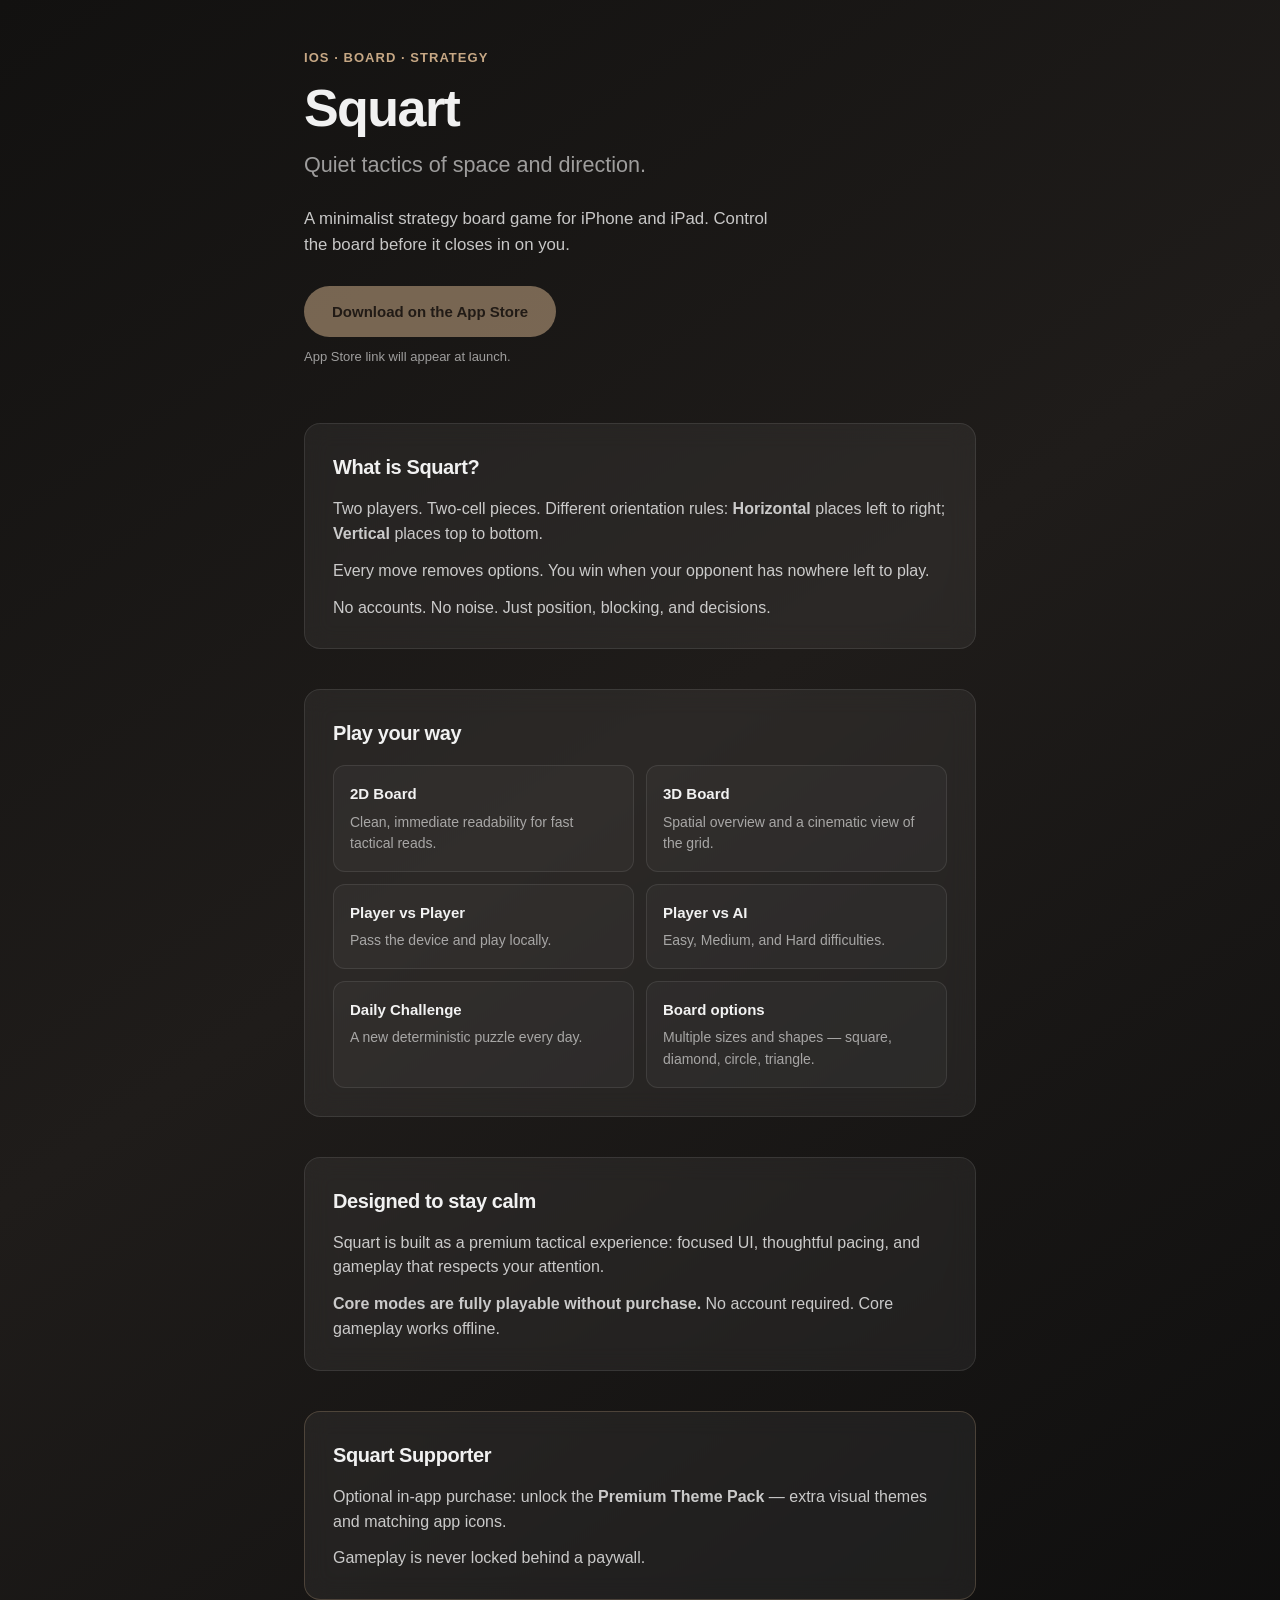
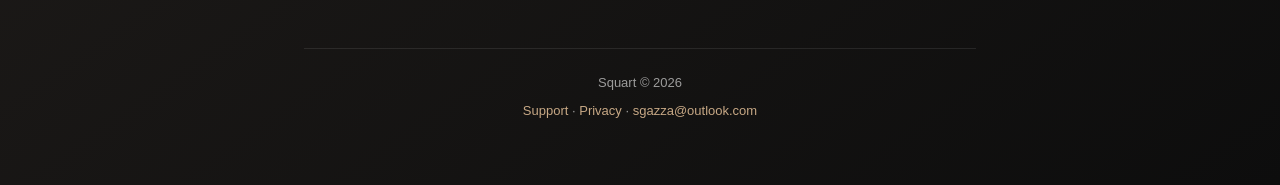
<file: index.html>
<!DOCTYPE html>
<html lang="en">
<head>
  <meta charset="utf-8">
  <meta name="viewport" content="width=device-width, initial-scale=1">
  <title>Squart — Quiet Tactical Board Game for iPhone &amp; iPad</title>
  <meta name="description" content="Place two-cell pieces, deny space, and outlast your opponent. 2D and 3D boards, local PvP, AI, and a daily challenge. Calm strategy, no clutter.">
  <meta name="theme-color" content="#121110">
  <link rel="canonical" href="https://sgazz.github.io/SquartiOS/">
  <meta property="og:url" content="https://sgazz.github.io/SquartiOS/">
  <meta property="og:title" content="Squart — Quiet Tactical Board Game">
  <meta property="og:description" content="Place two-cell pieces, deny space, and outlast your opponent. 2D and 3D boards, local PvP, AI, and a daily challenge.">
  <link rel="stylesheet" href="site.css">
  <style>
    header { margin-bottom: 56px; }
    h1 {
      font-size: clamp(2.4rem, 8vw, 3.25rem);
      line-height: 1.08;
      margin-bottom: 12px;
    }
    section { margin-bottom: 40px; }
    .cta[aria-disabled="true"] {
      pointer-events: none;
      opacity: 0.55;
      cursor: default;
    }
    footer { margin-top: 48px; }
  </style>
</head>
<body>
  <main class="wrap">
    <header>
      <p class="eyebrow">iOS · Board · Strategy</p>
      <h1>Squart</h1>
      <p class="tagline">Quiet tactics of space and direction.</p>
      <p class="hero-copy">
        A minimalist strategy board game for iPhone and iPad.
        Control the board before it closes in on you.
      </p>
      <!-- Replace href when the App Store listing is live -->
      <a id="app-store-link" class="cta" href="#" aria-disabled="true">Download on the App Store</a>
      <span class="cta-note">App Store link will appear at launch.</span>
    </header>

    <section id="about">
      <h2>What is Squart?</h2>
      <p>
        Two players. Two-cell pieces. Different orientation rules:
        <strong>Horizontal</strong> places left to right;
        <strong>Vertical</strong> places top to bottom.
      </p>
      <p>
        Every move removes options. You win when your opponent has nowhere left to play.
      </p>
      <p>No accounts. No noise. Just position, blocking, and decisions.</p>
    </section>

    <section id="features">
      <h2>Play your way</h2>
      <div class="grid">
        <div class="card">
          <h3>2D Board</h3>
          <p>Clean, immediate readability for fast tactical reads.</p>
        </div>
        <div class="card">
          <h3>3D Board</h3>
          <p>Spatial overview and a cinematic view of the grid.</p>
        </div>
        <div class="card">
          <h3>Player vs Player</h3>
          <p>Pass the device and play locally.</p>
        </div>
        <div class="card">
          <h3>Player vs AI</h3>
          <p>Easy, Medium, and Hard difficulties.</p>
        </div>
        <div class="card">
          <h3>Daily Challenge</h3>
          <p>A new deterministic puzzle every day.</p>
        </div>
        <div class="card">
          <h3>Board options</h3>
          <p>Multiple sizes and shapes — square, diamond, circle, triangle.</p>
        </div>
      </div>
    </section>

    <section id="calm">
      <h2>Designed to stay calm</h2>
      <p>
        Squart is built as a premium tactical experience: focused UI, thoughtful pacing,
        and gameplay that respects your attention.
      </p>
      <p><strong>Core modes are fully playable without purchase.</strong> No account required. Core gameplay works offline.</p>
    </section>

    <section id="supporter" class="supporter">
      <h2>Squart Supporter</h2>
      <p>
        Optional in-app purchase: unlock the <strong>Premium Theme Pack</strong> —
        extra visual themes and matching app icons.
      </p>
      <p>Gameplay is never locked behind a paywall.</p>
    </section>

    <footer>
      <p>Squart &copy; <span id="year"></span></p>
      <p>
        <a href="support/">Support</a>
        ·
        <a href="privacy/">Privacy</a>
        ·
        <a id="contact-email" href="mailto:sgazza@outlook.com">Contact</a>
      </p>
    </footer>
  </main>
  <script>
    document.getElementById("year").textContent = new Date().getFullYear();

    const SUPPORT_EMAIL = "sgazza@outlook.com";
    document.getElementById("contact-email").href = "mailto:" + SUPPORT_EMAIL;
    document.getElementById("contact-email").textContent = SUPPORT_EMAIL;

    // Set your App Store URL when available, e.g.:
    // const APP_STORE_URL = "https://apps.apple.com/app/idXXXXXXXXX";
    const APP_STORE_URL = "";

    const link = document.getElementById("app-store-link");
    const note = document.querySelector(".cta-note");
    if (APP_STORE_URL) {
      link.href = APP_STORE_URL;
      link.removeAttribute("aria-disabled");
      note.textContent = "Available on the App Store.";
    }
  </script>
</body>
</html>
</file>
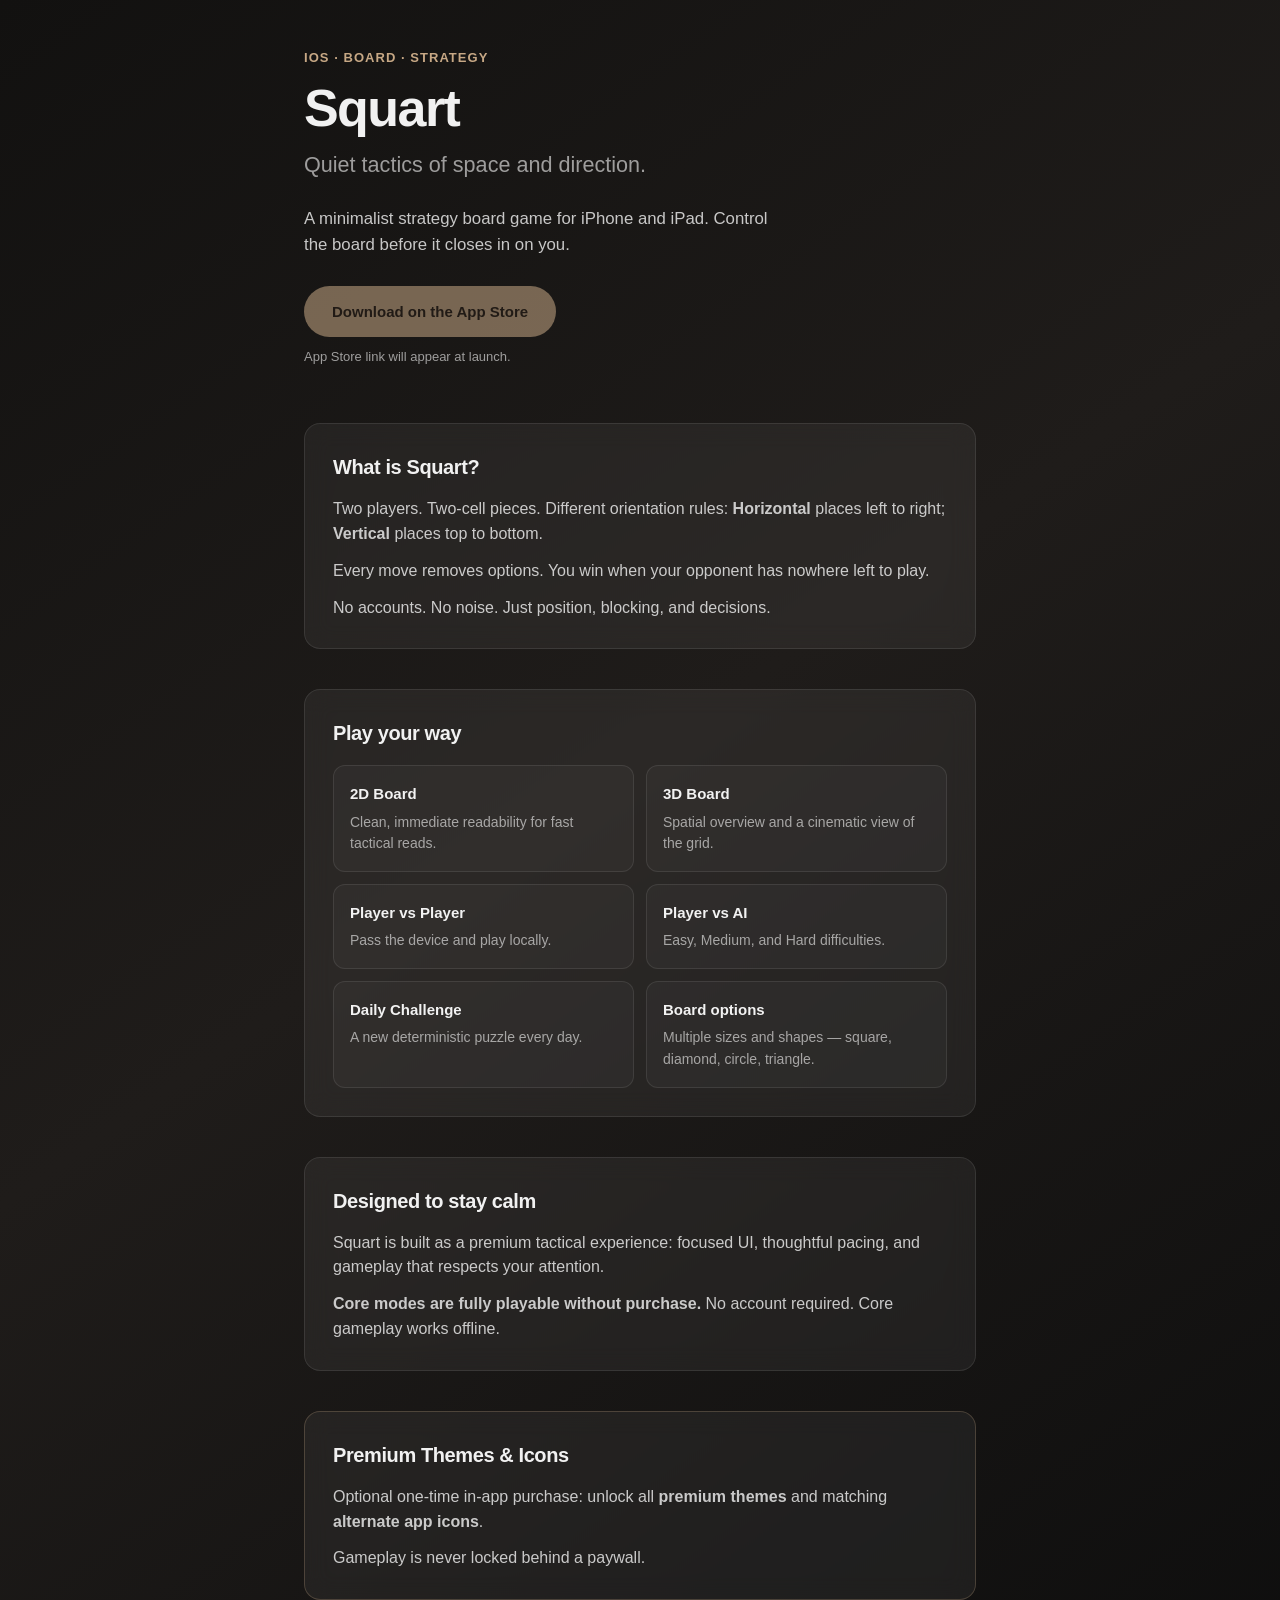
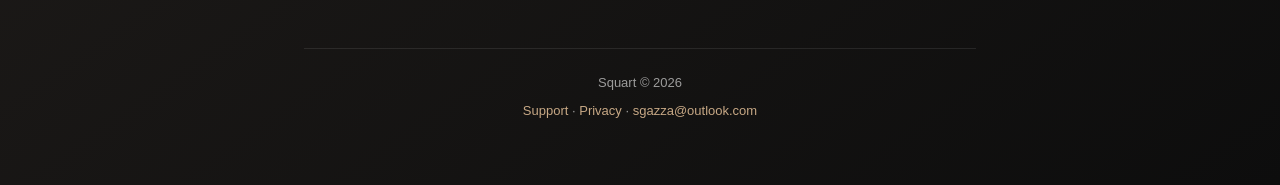
<file: marketing/index.html>
<!DOCTYPE html>
<html lang="en">
<head>
  <meta charset="utf-8">
  <meta name="viewport" content="width=device-width, initial-scale=1">
  <title>Squart — Quiet Tactical Board Game for iPhone &amp; iPad</title>
  <meta name="description" content="Place two-cell pieces, deny space, and outlast your opponent. 2D and 3D boards, local PvP, AI, and a daily challenge. Calm strategy, no clutter.">
  <meta name="theme-color" content="#121110">
  <link rel="canonical" href="https://sgazz.github.io/SquartiOS/">
  <meta property="og:url" content="https://sgazz.github.io/SquartiOS/">
  <meta property="og:title" content="Squart — Quiet Tactical Board Game">
  <meta property="og:description" content="Place two-cell pieces, deny space, and outlast your opponent. 2D and 3D boards, local PvP, AI, and a daily challenge.">
  <link rel="stylesheet" href="site.css">
  <style>
    header { margin-bottom: 56px; }
    h1 {
      font-size: clamp(2.4rem, 8vw, 3.25rem);
      line-height: 1.08;
      margin-bottom: 12px;
    }
    section { margin-bottom: 40px; }
    .cta[aria-disabled="true"] {
      pointer-events: none;
      opacity: 0.55;
      cursor: default;
    }
    footer { margin-top: 48px; }
  </style>
</head>
<body>
  <main class="wrap">
    <header>
      <p class="eyebrow">iOS · Board · Strategy</p>
      <h1>Squart</h1>
      <p class="tagline">Quiet tactics of space and direction.</p>
      <p class="hero-copy">
        A minimalist strategy board game for iPhone and iPad.
        Control the board before it closes in on you.
      </p>
      <!-- Replace href when the App Store listing is live -->
      <a id="app-store-link" class="cta" href="#" aria-disabled="true">Download on the App Store</a>
      <span class="cta-note">App Store link will appear at launch.</span>
    </header>

    <section id="about">
      <h2>What is Squart?</h2>
      <p>
        Two players. Two-cell pieces. Different orientation rules:
        <strong>Horizontal</strong> places left to right;
        <strong>Vertical</strong> places top to bottom.
      </p>
      <p>
        Every move removes options. You win when your opponent has nowhere left to play.
      </p>
      <p>No accounts. No noise. Just position, blocking, and decisions.</p>
    </section>

    <section id="features">
      <h2>Play your way</h2>
      <div class="grid">
        <div class="card">
          <h3>2D Board</h3>
          <p>Clean, immediate readability for fast tactical reads.</p>
        </div>
        <div class="card">
          <h3>3D Board</h3>
          <p>Spatial overview and a cinematic view of the grid.</p>
        </div>
        <div class="card">
          <h3>Player vs Player</h3>
          <p>Pass the device and play locally.</p>
        </div>
        <div class="card">
          <h3>Player vs AI</h3>
          <p>Easy, Medium, and Hard difficulties.</p>
        </div>
        <div class="card">
          <h3>Daily Challenge</h3>
          <p>A new deterministic puzzle every day.</p>
        </div>
        <div class="card">
          <h3>Board options</h3>
          <p>Multiple sizes and shapes — square, diamond, circle, triangle.</p>
        </div>
      </div>
    </section>

    <section id="calm">
      <h2>Designed to stay calm</h2>
      <p>
        Squart is built as a premium tactical experience: focused UI, thoughtful pacing,
        and gameplay that respects your attention.
      </p>
      <p><strong>Core modes are fully playable without purchase.</strong> No account required. Core gameplay works offline.</p>
    </section>

    <section id="premium" class="premium">
      <h2>Premium Themes &amp; Icons</h2>
      <p>
        Optional one-time in-app purchase: unlock all <strong>premium themes</strong>
        and matching <strong>alternate app icons</strong>.
      </p>
      <p>Gameplay is never locked behind a paywall.</p>
    </section>

    <footer>
      <p>Squart &copy; <span id="year"></span></p>
      <p>
        <a href="support/">Support</a>
        ·
        <a href="privacy/">Privacy</a>
        ·
        <a id="contact-email" href="mailto:sgazza@outlook.com">Contact</a>
      </p>
    </footer>
  </main>
  <script>
    document.getElementById("year").textContent = new Date().getFullYear();

    const SUPPORT_EMAIL = "sgazza@outlook.com";
    document.getElementById("contact-email").href = "mailto:" + SUPPORT_EMAIL;
    document.getElementById("contact-email").textContent = SUPPORT_EMAIL;

    // Set your App Store URL when available, e.g.:
    // const APP_STORE_URL = "https://apps.apple.com/app/idXXXXXXXXX";
    const APP_STORE_URL = "";

    const link = document.getElementById("app-store-link");
    const note = document.querySelector(".cta-note");
    if (APP_STORE_URL) {
      link.href = APP_STORE_URL;
      link.removeAttribute("aria-disabled");
      note.textContent = "Available on the App Store.";
    }
  </script>
</body>
</html>
</file>
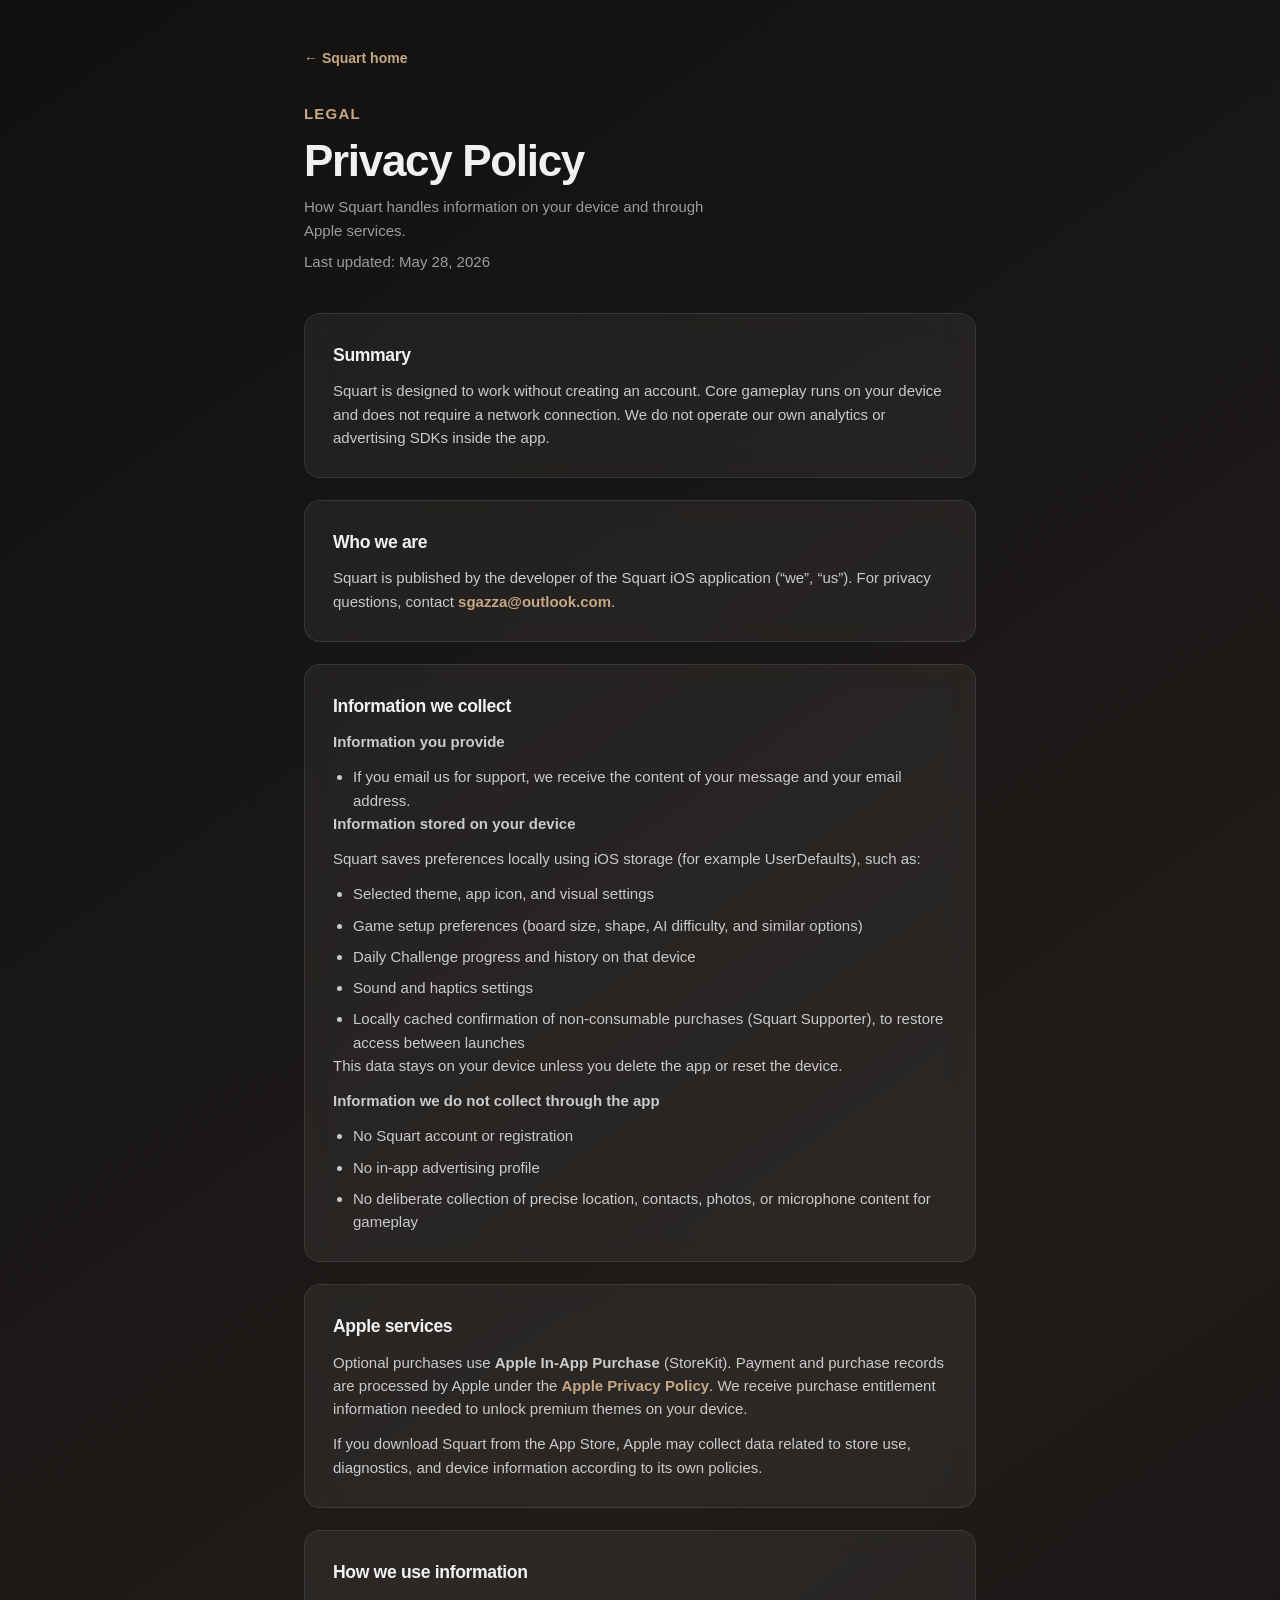
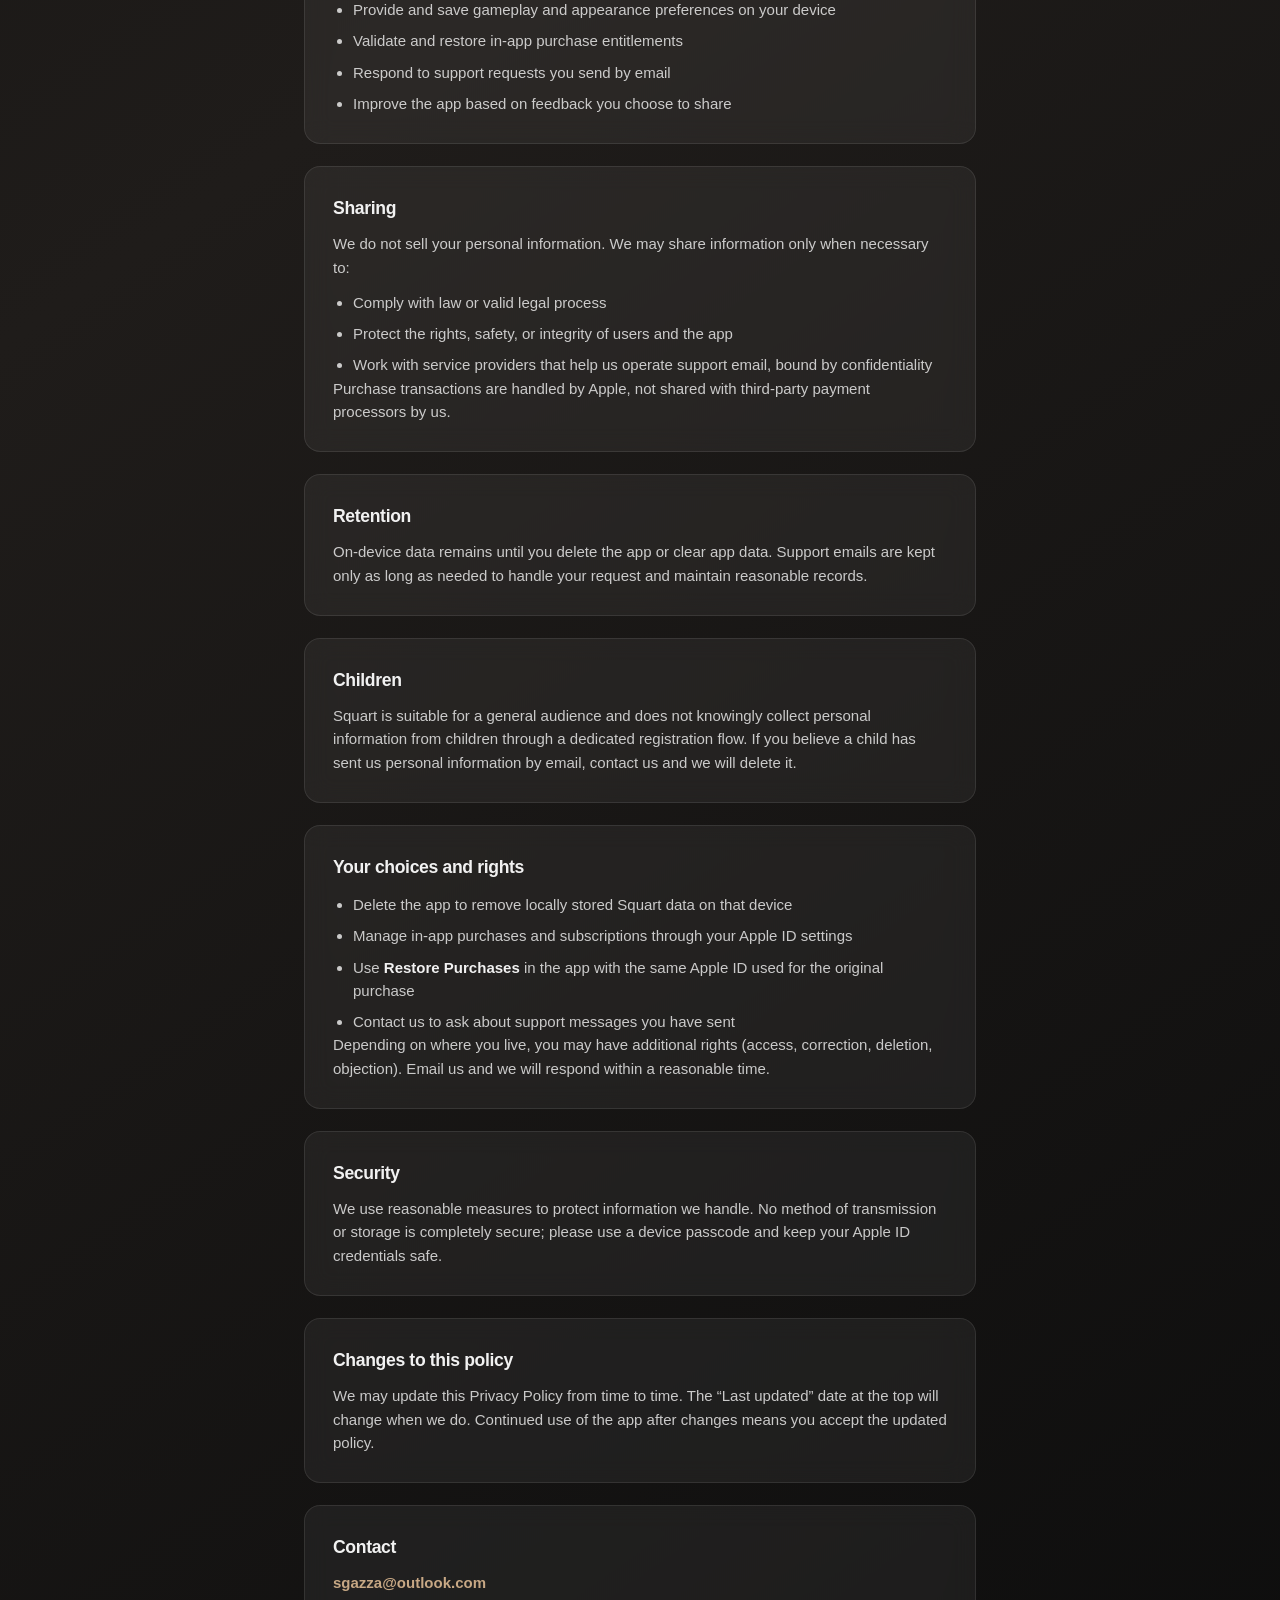
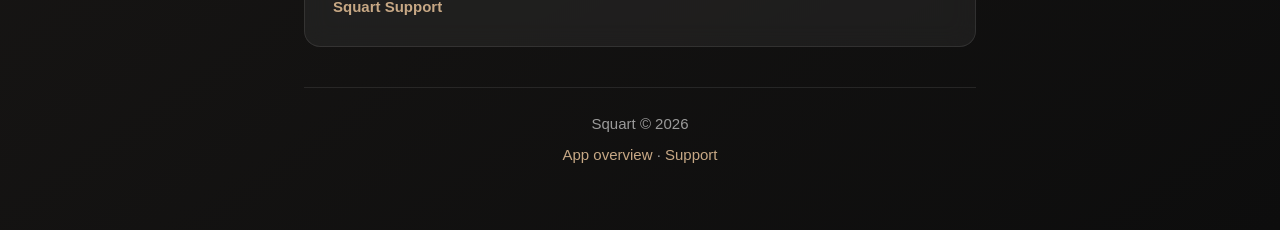
<file: privacy/index.html>
<!DOCTYPE html>
<html lang="en">
<head>
  <meta charset="utf-8">
  <meta name="viewport" content="width=device-width, initial-scale=1">
  <title>Squart Privacy Policy</title>
  <meta name="description" content="Privacy Policy for the Squart iOS board game.">
  <meta name="theme-color" content="#121110">
  <link rel="canonical" href="https://sgazz.github.io/SquartiOS/privacy/">
  <link rel="stylesheet" href="../site.css">
  <style>
    .legal section { margin-bottom: 22px; }
    .legal h2 { font-size: 1.1rem; margin-bottom: 10px; }
    .legal p, .legal li { font-size: 15px; }
    .updated { font-size: 13px; color: var(--muted); margin-top: 8px; }
  </style>
</head>
<body>
  <main class="wrap legal">
    <nav class="top-nav" aria-label="Site">
      <a href="../">← Squart home</a>
    </nav>

    <header>
      <p class="eyebrow">Legal</p>
      <h1>Privacy Policy</h1>
      <p class="lead">How Squart handles information on your device and through Apple services.</p>
      <p class="updated">Last updated: <time id="updated">May 28, 2026</time></p>
    </header>

    <section id="summary">
      <h2>Summary</h2>
      <p>
        Squart is designed to work without creating an account. Core gameplay runs on your device
        and does not require a network connection. We do not operate our own analytics or advertising
        SDKs inside the app.
      </p>
    </section>

    <section id="controller">
      <h2>Who we are</h2>
      <p>
        Squart is published by the developer of the Squart iOS application (“we”, “us”).
        For privacy questions, contact
        <a class="inline" id="privacy-email" href="mailto:sgazza@outlook.com">sgazza@outlook.com</a>.
      </p>
    </section>

    <section id="collect">
      <h2>Information we collect</h2>
      <p><strong>Information you provide</strong></p>
      <ul>
        <li>If you email us for support, we receive the content of your message and your email address.</li>
      </ul>
      <p><strong>Information stored on your device</strong></p>
      <p>Squart saves preferences locally using iOS storage (for example UserDefaults), such as:</p>
      <ul>
        <li>Selected theme, app icon, and visual settings</li>
        <li>Game setup preferences (board size, shape, AI difficulty, and similar options)</li>
        <li>Daily Challenge progress and history on that device</li>
        <li>Sound and haptics settings</li>
        <li>Locally cached confirmation of non-consumable purchases (Squart Supporter), to restore access between launches</li>
      </ul>
      <p>This data stays on your device unless you delete the app or reset the device.</p>
      <p><strong>Information we do not collect through the app</strong></p>
      <ul>
        <li>No Squart account or registration</li>
        <li>No in-app advertising profile</li>
        <li>No deliberate collection of precise location, contacts, photos, or microphone content for gameplay</li>
      </ul>
    </section>

    <section id="apple">
      <h2>Apple services</h2>
      <p>
        Optional purchases use <strong>Apple In-App Purchase</strong> (StoreKit). Payment and purchase
        records are processed by Apple under the
        <a class="inline" href="https://www.apple.com/legal/privacy/">Apple Privacy Policy</a>.
        We receive purchase entitlement information needed to unlock premium themes on your device.
      </p>
      <p>
        If you download Squart from the App Store, Apple may collect data related to store use,
        diagnostics, and device information according to its own policies.
      </p>
    </section>

    <section id="use">
      <h2>How we use information</h2>
      <ul>
        <li>Provide and save gameplay and appearance preferences on your device</li>
        <li>Validate and restore in-app purchase entitlements</li>
        <li>Respond to support requests you send by email</li>
        <li>Improve the app based on feedback you choose to share</li>
      </ul>
    </section>

    <section id="sharing">
      <h2>Sharing</h2>
      <p>
        We do not sell your personal information. We may share information only when necessary to:
      </p>
      <ul>
        <li>Comply with law or valid legal process</li>
        <li>Protect the rights, safety, or integrity of users and the app</li>
        <li>Work with service providers that help us operate support email, bound by confidentiality</li>
      </ul>
      <p>Purchase transactions are handled by Apple, not shared with third-party payment processors by us.</p>
    </section>

    <section id="retention">
      <h2>Retention</h2>
      <p>
        On-device data remains until you delete the app or clear app data. Support emails are kept
        only as long as needed to handle your request and maintain reasonable records.
      </p>
    </section>

    <section id="children">
      <h2>Children</h2>
      <p>
        Squart is suitable for a general audience and does not knowingly collect personal information
        from children through a dedicated registration flow. If you believe a child has sent us
        personal information by email, contact us and we will delete it.
      </p>
    </section>

    <section id="rights">
      <h2>Your choices and rights</h2>
      <ul>
        <li>Delete the app to remove locally stored Squart data on that device</li>
        <li>Manage in-app purchases and subscriptions through your Apple ID settings</li>
        <li>Use <strong>Restore Purchases</strong> in the app with the same Apple ID used for the original purchase</li>
        <li>Contact us to ask about support messages you have sent</li>
      </ul>
      <p>
        Depending on where you live, you may have additional rights (access, correction, deletion,
        objection). Email us and we will respond within a reasonable time.
      </p>
    </section>

    <section id="security">
      <h2>Security</h2>
      <p>
        We use reasonable measures to protect information we handle. No method of transmission or
        storage is completely secure; please use a device passcode and keep your Apple ID credentials safe.
      </p>
    </section>

    <section id="changes">
      <h2>Changes to this policy</h2>
      <p>
        We may update this Privacy Policy from time to time. The “Last updated” date at the top will
        change when we do. Continued use of the app after changes means you accept the updated policy.
      </p>
    </section>

    <section id="contact">
      <h2>Contact</h2>
      <p>
        <a class="inline" id="privacy-email-2" href="mailto:sgazza@outlook.com">sgazza@outlook.com</a><br>
        <a class="inline" href="../support/">Squart Support</a>
      </p>
    </section>

    <footer>
      <p>Squart &copy; <span id="year"></span></p>
      <p>
        <a href="../">App overview</a>
        ·
        <a href="../support/">Support</a>
      </p>
    </footer>
  </main>
  <script>
    document.getElementById("year").textContent = new Date().getFullYear();
    const PRIVACY_EMAIL = "sgazza@outlook.com";
    const mailto = "mailto:" + PRIVACY_EMAIL;
    document.getElementById("privacy-email").href = mailto;
    document.getElementById("privacy-email-2").href = mailto;
  </script>
</body>
</html>
</file>
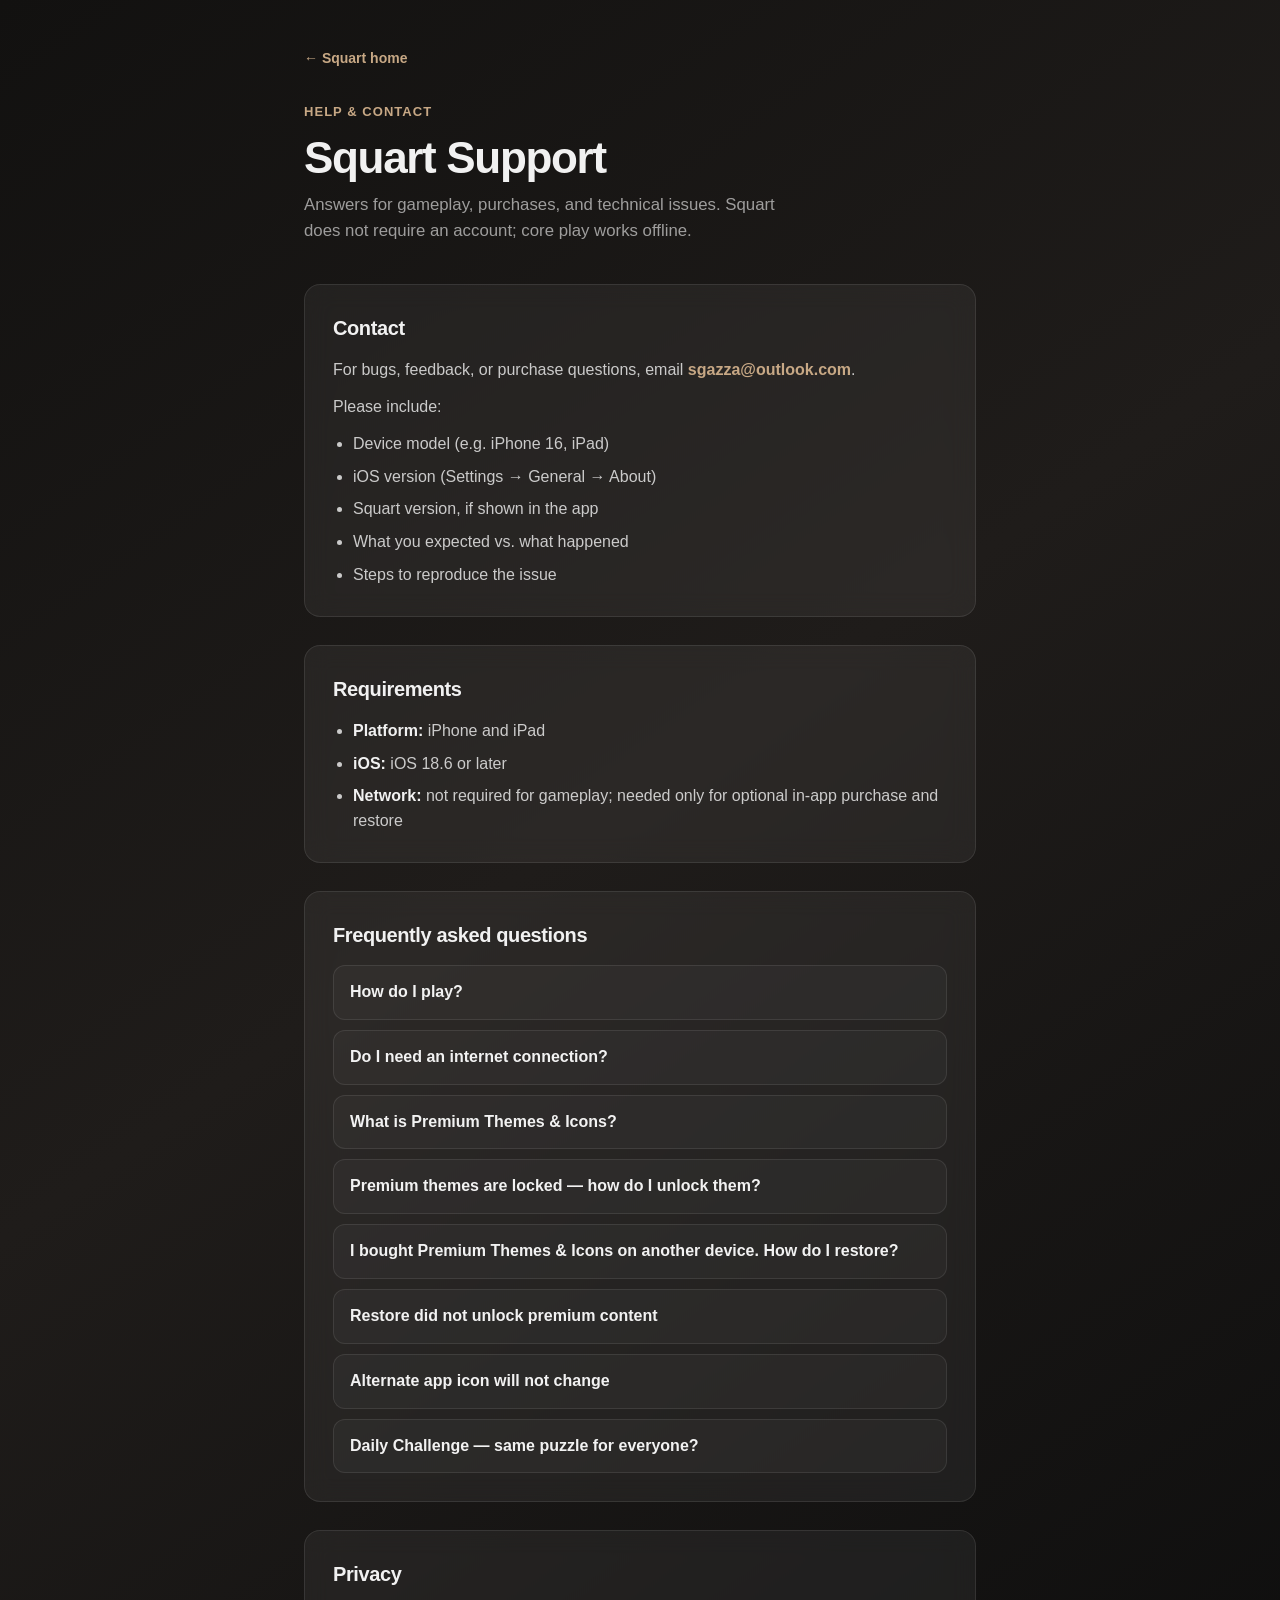
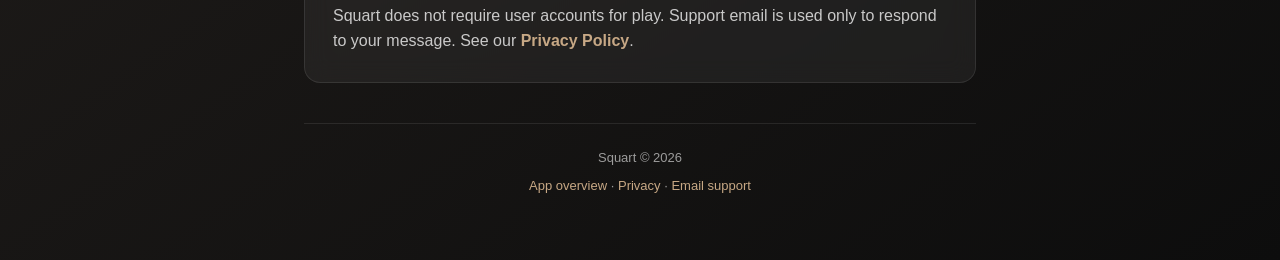
<file: support/index.html>
<!DOCTYPE html>
<html lang="en">
<head>
  <meta charset="utf-8">
  <meta name="viewport" content="width=device-width, initial-scale=1">
  <title>Squart Support</title>
  <meta name="description" content="Help, frequently asked questions, and contact for the Squart iOS board game.">
  <meta name="theme-color" content="#121110">
  <link rel="canonical" href="https://sgazz.github.io/SquartiOS/support/">
  <link rel="stylesheet" href="../site.css">
</head>
<body>
  <main class="wrap">
    <nav class="top-nav" aria-label="Site">
      <a href="../">← Squart home</a>
    </nav>

    <header>
      <p class="eyebrow">Help &amp; contact</p>
      <h1>Squart Support</h1>
      <p class="lead">
        Answers for gameplay, purchases, and technical issues.
        Squart does not require an account; core play works offline.
      </p>
    </header>

    <section id="contact">
      <h2>Contact</h2>
      <p>
        For bugs, feedback, or purchase questions, email
        <a class="inline" id="support-email" href="mailto:sgazza@outlook.com">sgazza@outlook.com</a>.
      </p>
      <p>Please include:</p>
      <ul>
        <li>Device model (e.g. iPhone 16, iPad)</li>
        <li>iOS version (Settings → General → About)</li>
        <li>Squart version, if shown in the app</li>
        <li>What you expected vs. what happened</li>
        <li>Steps to reproduce the issue</li>
      </ul>
    </section>

    <section id="requirements">
      <h2>Requirements</h2>
      <ul>
        <li><strong>Platform:</strong> iPhone and iPad</li>
        <li><strong>iOS:</strong> iOS 18.6 or later</li>
        <li><strong>Network:</strong> not required for gameplay; needed only for optional in-app purchase and restore</li>
      </ul>
    </section>

    <section id="faq" class="faq">
      <h2>Frequently asked questions</h2>

      <details>
        <summary>How do I play?</summary>
        <p>
          Two players alternate placing two-cell pieces. Horizontal places left-to-right;
          Vertical places top-to-bottom. You win when your opponent cannot place a legal piece.
          Try <strong>2D Board</strong> for clarity or <strong>3D Board</strong> for a spatial view.
        </p>
      </details>

      <details>
        <summary>Do I need an internet connection?</summary>
        <p>
          No. Local play, AI, and Daily Challenge work offline.
          Internet is only used when loading or restoring the optional Squart Supporter purchase.
        </p>
      </details>

      <details>
        <summary>What is Premium Themes &amp; Icons?</summary>
        <p>
          A one-time in-app purchase that unlocks all <strong>premium themes</strong>
          and <strong>alternate app icons</strong>. All game modes remain free without it.
        </p>
      </details>

      <details>
        <summary>Premium themes are locked — how do I unlock them?</summary>
        <p>
          Open <strong>Settings → Themes</strong> and tap a locked premium theme to unlock
          with a one-time Premium Themes purchase.
        </p>
      </details>

      <details>
        <summary>I bought Premium Themes &amp; Icons on another device. How do I restore?</summary>
        <p>
          Use the same Apple ID. Tap a locked theme in <strong>Settings → Themes</strong>,
          then tap <strong>Restore Purchases</strong>. No extra charge applies for a valid prior purchase.
        </p>
      </details>

      <details>
        <summary>Restore did not unlock premium content</summary>
        <p>
          Confirm you are signed into the App Store with the Apple ID used for the original purchase.
          Try Restore again on a stable connection. If it still fails, contact us with your device
          details and approximate purchase date (no payment card details).
        </p>
      </details>

      <details>
        <summary>Alternate app icon will not change</summary>
        <p>
          iOS may restrict icon changes on some configurations. Premium icons require Premium Themes.
          If the icon stays on default after unlock, try again from Settings → App Icon, then restart the app.
        </p>
      </details>

      <details>
        <summary>Daily Challenge — same puzzle for everyone?</summary>
        <p>
          Each day uses a deterministic setup based on the UTC date, so all players see the same
          challenge board for that day.
        </p>
      </details>
    </section>

    <section id="privacy-note">
      <h2>Privacy</h2>
      <p>
        Squart does not require user accounts for play. Support email is used only to respond to
        your message. See our <a class="inline" href="../privacy/">Privacy Policy</a>.
      </p>
    </section>

    <footer>
      <p>Squart &copy; <span id="year"></span></p>
      <p>
        <a href="../">App overview</a>
        ·
        <a href="../privacy/">Privacy</a>
        ·
        <a id="footer-email" href="mailto:sgazza@outlook.com">Email support</a>
      </p>
    </footer>
  </main>
  <script>
    document.getElementById("year").textContent = new Date().getFullYear();
    // Set your support address in one place when ready:
    const SUPPORT_EMAIL = "sgazza@outlook.com";
    const mailto = "mailto:" + SUPPORT_EMAIL;
    document.getElementById("support-email").href = mailto;
    document.getElementById("support-email").textContent = SUPPORT_EMAIL;
    document.getElementById("footer-email").href = mailto;
  </script>
</body>
</html>
</file>
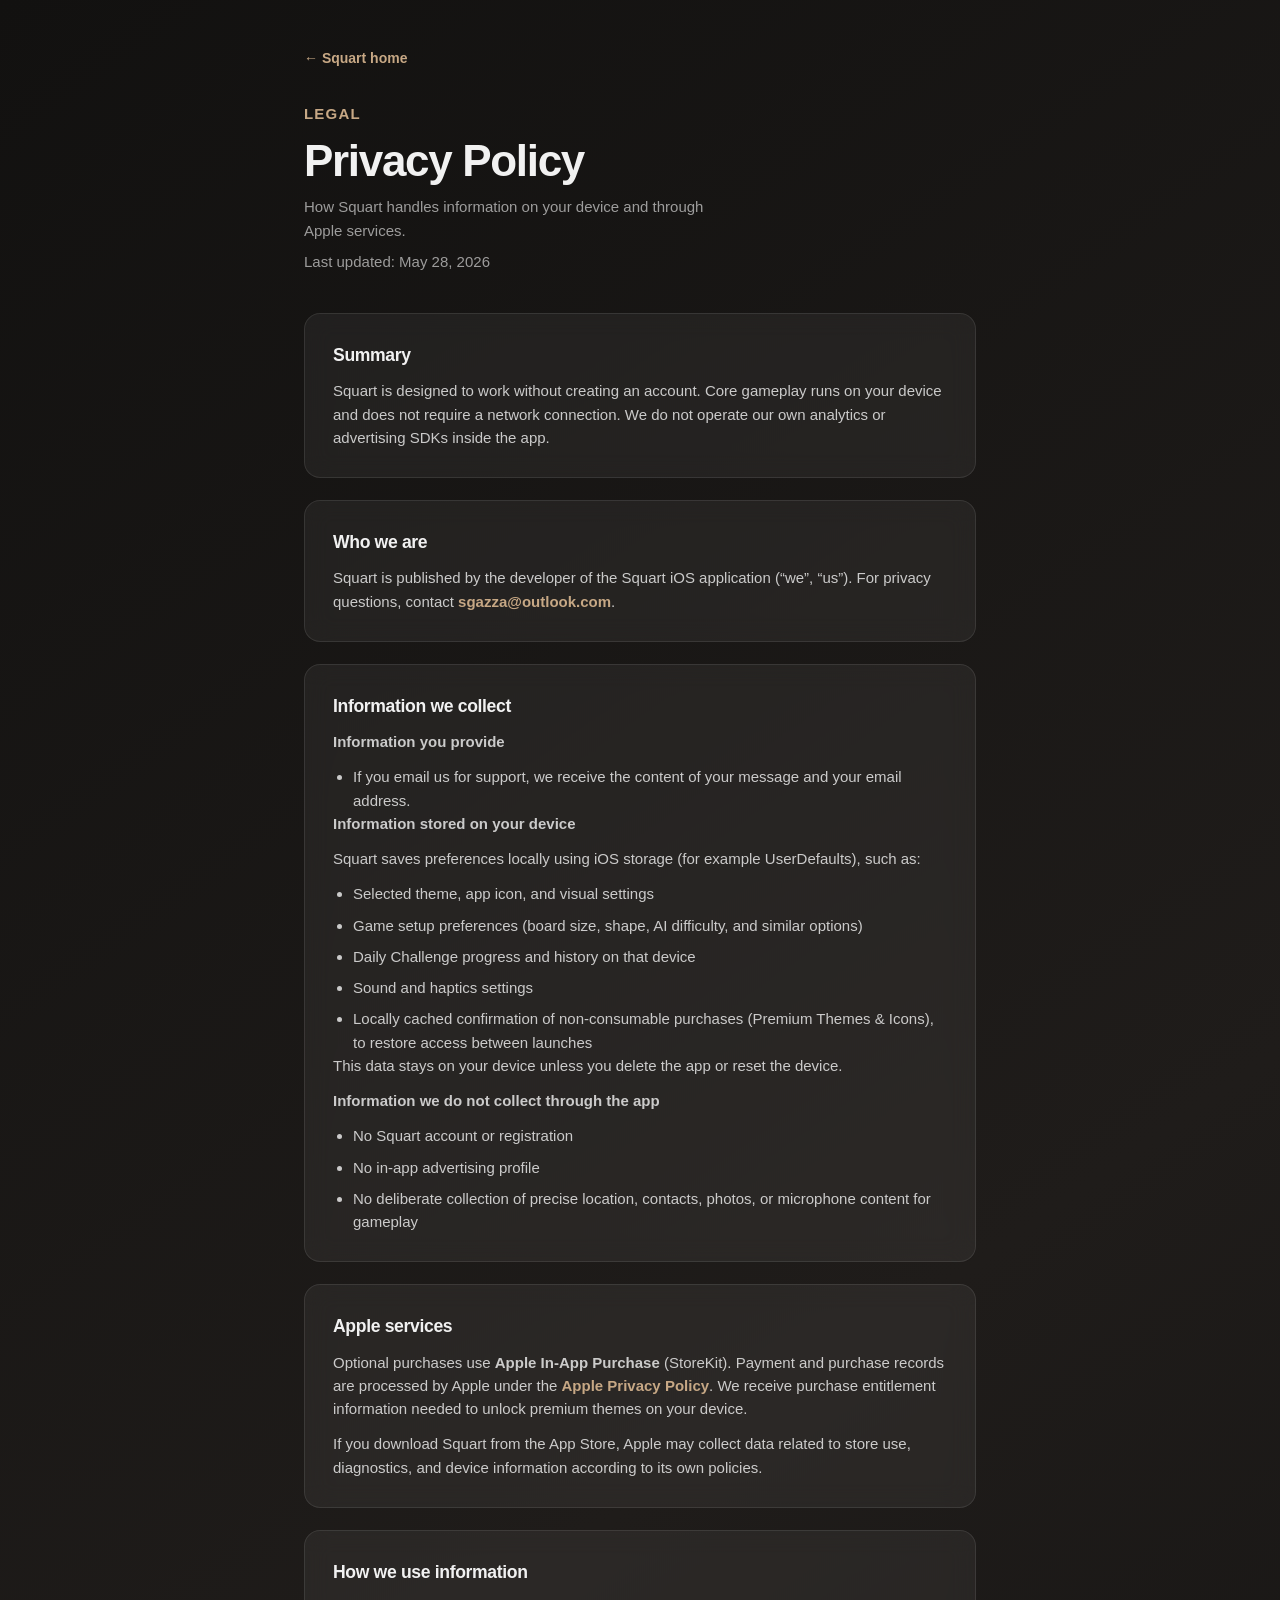
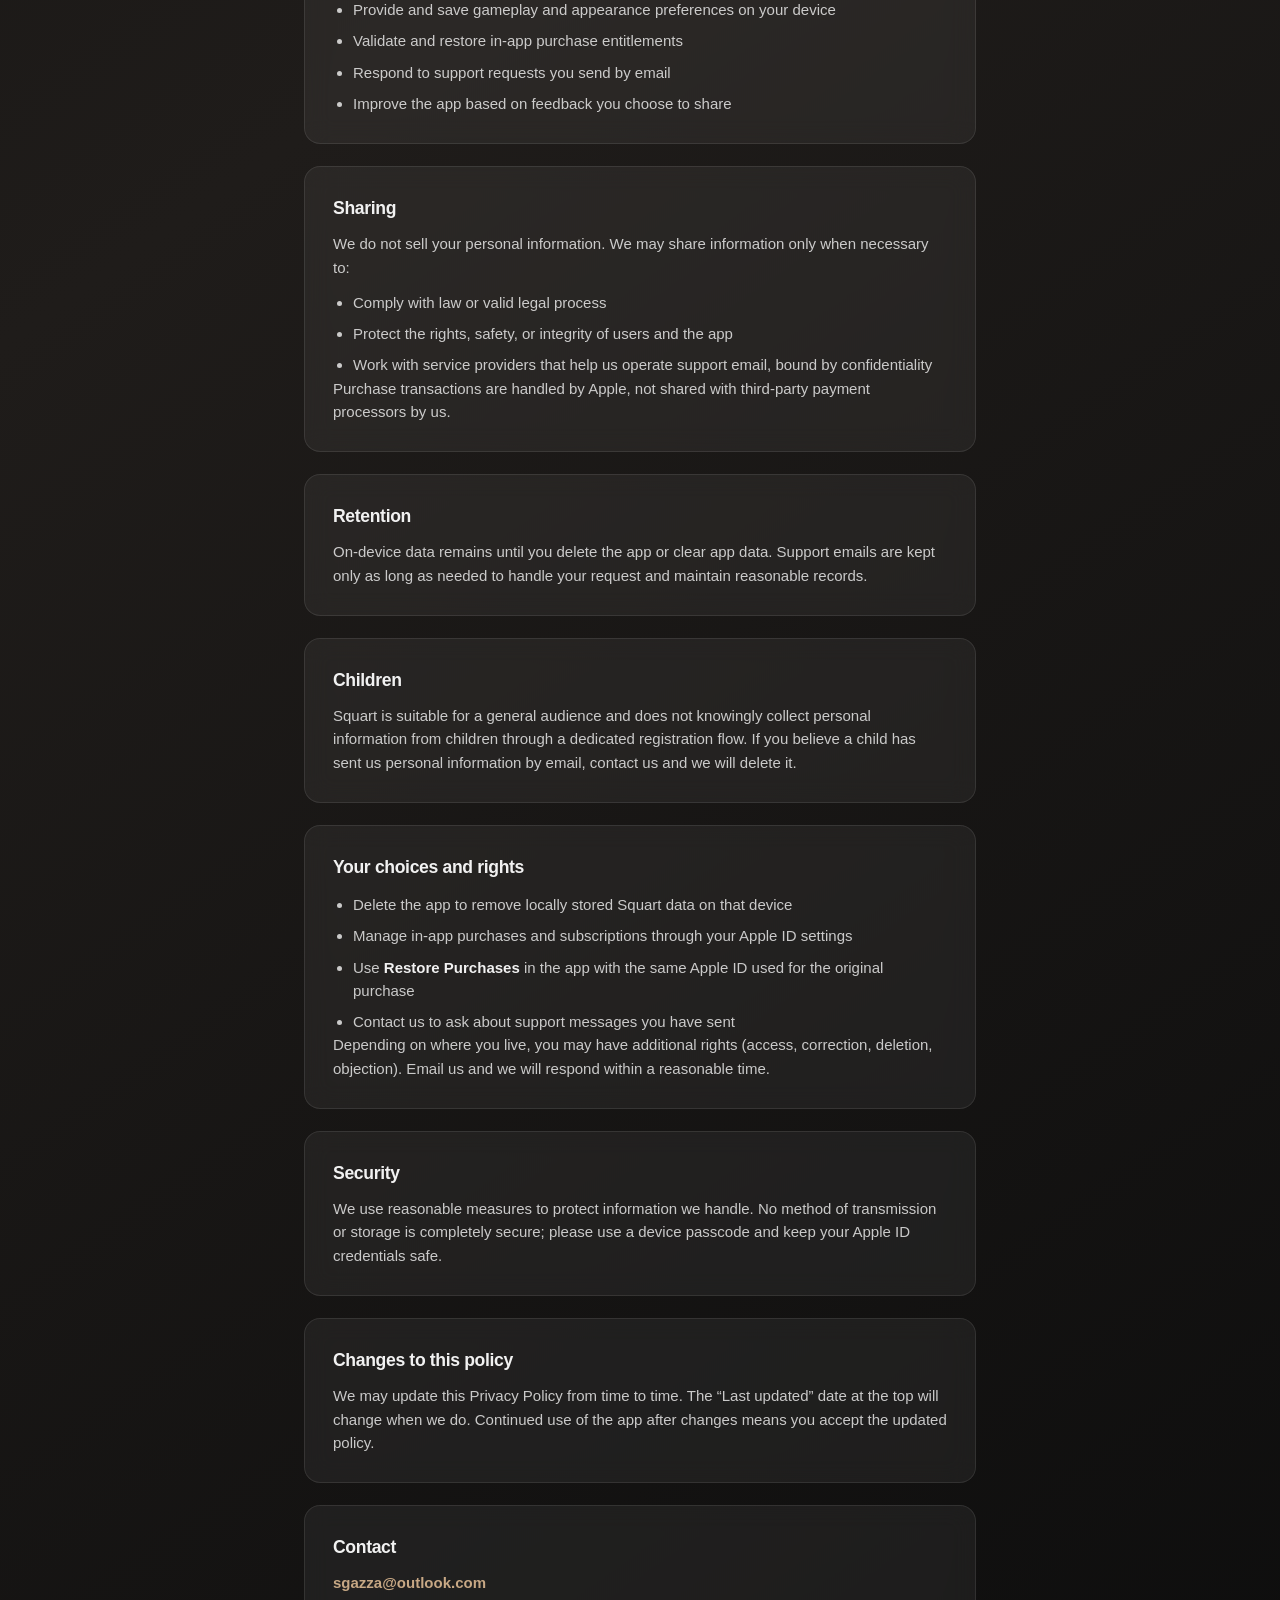
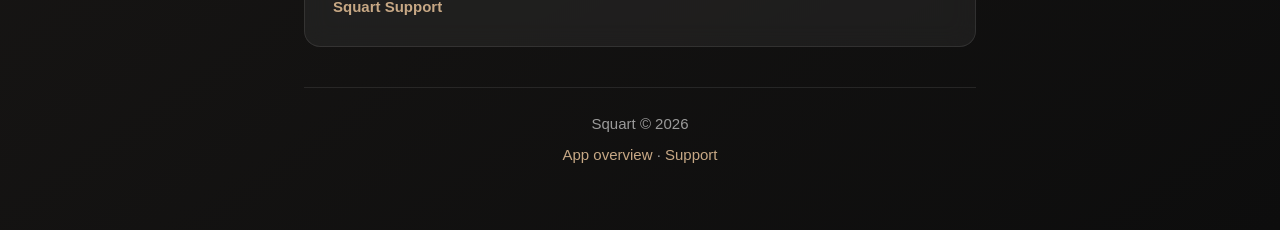
<file: marketing/privacy/index.html>
<!DOCTYPE html>
<html lang="en">
<head>
  <meta charset="utf-8">
  <meta name="viewport" content="width=device-width, initial-scale=1">
  <title>Squart Privacy Policy</title>
  <meta name="description" content="Privacy Policy for the Squart iOS board game.">
  <meta name="theme-color" content="#121110">
  <link rel="canonical" href="https://sgazz.github.io/SquartiOS/privacy/">
  <link rel="stylesheet" href="../site.css">
  <style>
    .legal section { margin-bottom: 22px; }
    .legal h2 { font-size: 1.1rem; margin-bottom: 10px; }
    .legal p, .legal li { font-size: 15px; }
    .updated { font-size: 13px; color: var(--muted); margin-top: 8px; }
  </style>
</head>
<body>
  <main class="wrap legal">
    <nav class="top-nav" aria-label="Site">
      <a href="../">← Squart home</a>
    </nav>

    <header>
      <p class="eyebrow">Legal</p>
      <h1>Privacy Policy</h1>
      <p class="lead">How Squart handles information on your device and through Apple services.</p>
      <p class="updated">Last updated: <time id="updated">May 28, 2026</time></p>
    </header>

    <section id="summary">
      <h2>Summary</h2>
      <p>
        Squart is designed to work without creating an account. Core gameplay runs on your device
        and does not require a network connection. We do not operate our own analytics or advertising
        SDKs inside the app.
      </p>
    </section>

    <section id="controller">
      <h2>Who we are</h2>
      <p>
        Squart is published by the developer of the Squart iOS application (“we”, “us”).
        For privacy questions, contact
        <a class="inline" id="privacy-email" href="mailto:sgazza@outlook.com">sgazza@outlook.com</a>.
      </p>
    </section>

    <section id="collect">
      <h2>Information we collect</h2>
      <p><strong>Information you provide</strong></p>
      <ul>
        <li>If you email us for support, we receive the content of your message and your email address.</li>
      </ul>
      <p><strong>Information stored on your device</strong></p>
      <p>Squart saves preferences locally using iOS storage (for example UserDefaults), such as:</p>
      <ul>
        <li>Selected theme, app icon, and visual settings</li>
        <li>Game setup preferences (board size, shape, AI difficulty, and similar options)</li>
        <li>Daily Challenge progress and history on that device</li>
        <li>Sound and haptics settings</li>
        <li>Locally cached confirmation of non-consumable purchases (Premium Themes &amp; Icons), to restore access between launches</li>
      </ul>
      <p>This data stays on your device unless you delete the app or reset the device.</p>
      <p><strong>Information we do not collect through the app</strong></p>
      <ul>
        <li>No Squart account or registration</li>
        <li>No in-app advertising profile</li>
        <li>No deliberate collection of precise location, contacts, photos, or microphone content for gameplay</li>
      </ul>
    </section>

    <section id="apple">
      <h2>Apple services</h2>
      <p>
        Optional purchases use <strong>Apple In-App Purchase</strong> (StoreKit). Payment and purchase
        records are processed by Apple under the
        <a class="inline" href="https://www.apple.com/legal/privacy/">Apple Privacy Policy</a>.
        We receive purchase entitlement information needed to unlock premium themes on your device.
      </p>
      <p>
        If you download Squart from the App Store, Apple may collect data related to store use,
        diagnostics, and device information according to its own policies.
      </p>
    </section>

    <section id="use">
      <h2>How we use information</h2>
      <ul>
        <li>Provide and save gameplay and appearance preferences on your device</li>
        <li>Validate and restore in-app purchase entitlements</li>
        <li>Respond to support requests you send by email</li>
        <li>Improve the app based on feedback you choose to share</li>
      </ul>
    </section>

    <section id="sharing">
      <h2>Sharing</h2>
      <p>
        We do not sell your personal information. We may share information only when necessary to:
      </p>
      <ul>
        <li>Comply with law or valid legal process</li>
        <li>Protect the rights, safety, or integrity of users and the app</li>
        <li>Work with service providers that help us operate support email, bound by confidentiality</li>
      </ul>
      <p>Purchase transactions are handled by Apple, not shared with third-party payment processors by us.</p>
    </section>

    <section id="retention">
      <h2>Retention</h2>
      <p>
        On-device data remains until you delete the app or clear app data. Support emails are kept
        only as long as needed to handle your request and maintain reasonable records.
      </p>
    </section>

    <section id="children">
      <h2>Children</h2>
      <p>
        Squart is suitable for a general audience and does not knowingly collect personal information
        from children through a dedicated registration flow. If you believe a child has sent us
        personal information by email, contact us and we will delete it.
      </p>
    </section>

    <section id="rights">
      <h2>Your choices and rights</h2>
      <ul>
        <li>Delete the app to remove locally stored Squart data on that device</li>
        <li>Manage in-app purchases and subscriptions through your Apple ID settings</li>
        <li>Use <strong>Restore Purchases</strong> in the app with the same Apple ID used for the original purchase</li>
        <li>Contact us to ask about support messages you have sent</li>
      </ul>
      <p>
        Depending on where you live, you may have additional rights (access, correction, deletion,
        objection). Email us and we will respond within a reasonable time.
      </p>
    </section>

    <section id="security">
      <h2>Security</h2>
      <p>
        We use reasonable measures to protect information we handle. No method of transmission or
        storage is completely secure; please use a device passcode and keep your Apple ID credentials safe.
      </p>
    </section>

    <section id="changes">
      <h2>Changes to this policy</h2>
      <p>
        We may update this Privacy Policy from time to time. The “Last updated” date at the top will
        change when we do. Continued use of the app after changes means you accept the updated policy.
      </p>
    </section>

    <section id="contact">
      <h2>Contact</h2>
      <p>
        <a class="inline" id="privacy-email-2" href="mailto:sgazza@outlook.com">sgazza@outlook.com</a><br>
        <a class="inline" href="../support/">Squart Support</a>
      </p>
    </section>

    <footer>
      <p>Squart &copy; <span id="year"></span></p>
      <p>
        <a href="../">App overview</a>
        ·
        <a href="../support/">Support</a>
      </p>
    </footer>
  </main>
  <script>
    document.getElementById("year").textContent = new Date().getFullYear();
    const PRIVACY_EMAIL = "sgazza@outlook.com";
    const mailto = "mailto:" + PRIVACY_EMAIL;
    document.getElementById("privacy-email").href = mailto;
    document.getElementById("privacy-email-2").href = mailto;
  </script>
</body>
</html>
</file>
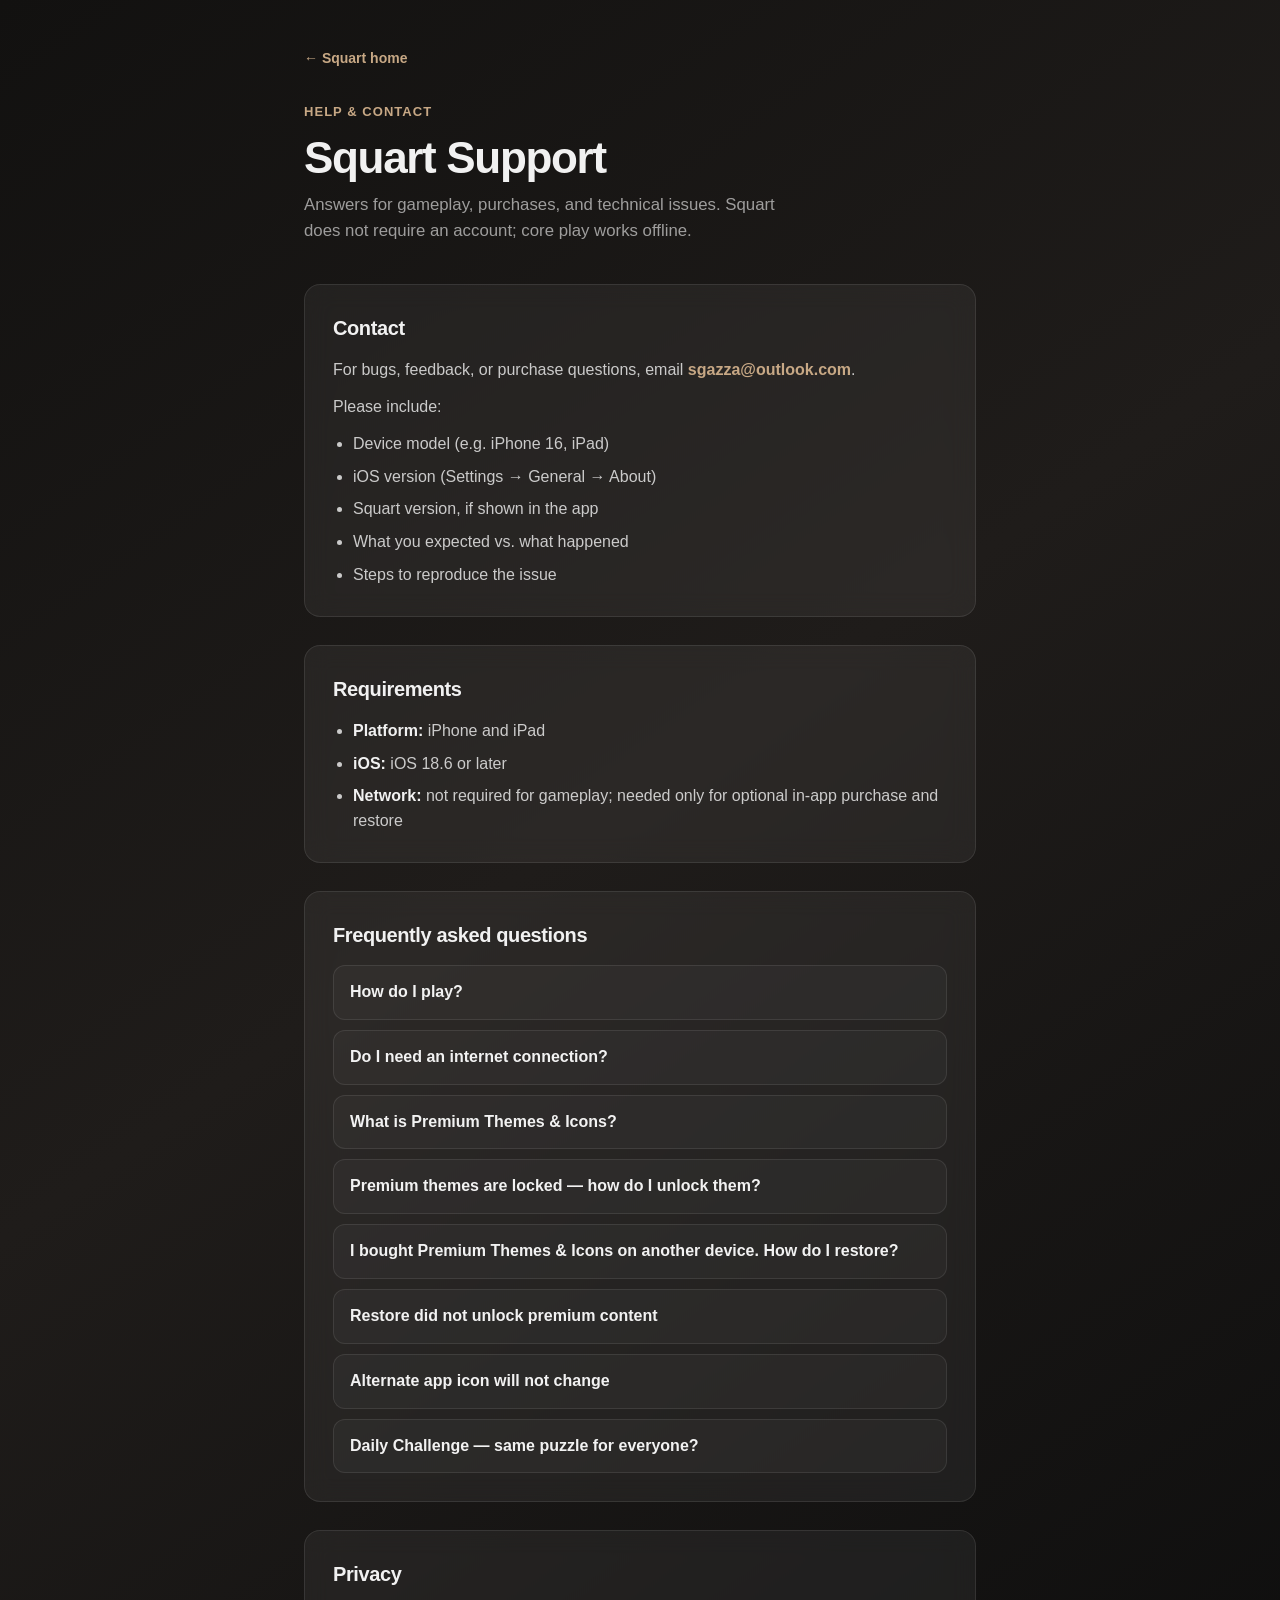
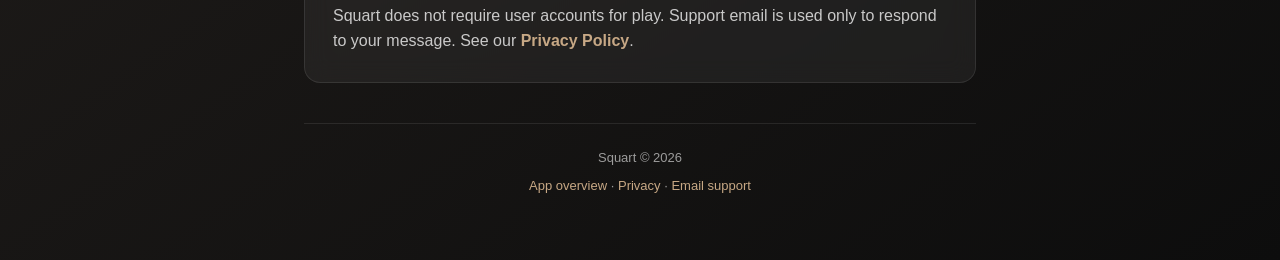
<file: marketing/support/index.html>
<!DOCTYPE html>
<html lang="en">
<head>
  <meta charset="utf-8">
  <meta name="viewport" content="width=device-width, initial-scale=1">
  <title>Squart Support</title>
  <meta name="description" content="Help, frequently asked questions, and contact for the Squart iOS board game.">
  <meta name="theme-color" content="#121110">
  <link rel="canonical" href="https://sgazz.github.io/SquartiOS/support/">
  <link rel="stylesheet" href="../site.css">
</head>
<body>
  <main class="wrap">
    <nav class="top-nav" aria-label="Site">
      <a href="../">← Squart home</a>
    </nav>

    <header>
      <p class="eyebrow">Help &amp; contact</p>
      <h1>Squart Support</h1>
      <p class="lead">
        Answers for gameplay, purchases, and technical issues.
        Squart does not require an account; core play works offline.
      </p>
    </header>

    <section id="contact">
      <h2>Contact</h2>
      <p>
        For bugs, feedback, or purchase questions, email
        <a class="inline" id="support-email" href="mailto:sgazza@outlook.com">sgazza@outlook.com</a>.
      </p>
      <p>Please include:</p>
      <ul>
        <li>Device model (e.g. iPhone 16, iPad)</li>
        <li>iOS version (Settings → General → About)</li>
        <li>Squart version, if shown in the app</li>
        <li>What you expected vs. what happened</li>
        <li>Steps to reproduce the issue</li>
      </ul>
    </section>

    <section id="requirements">
      <h2>Requirements</h2>
      <ul>
        <li><strong>Platform:</strong> iPhone and iPad</li>
        <li><strong>iOS:</strong> iOS 18.6 or later</li>
        <li><strong>Network:</strong> not required for gameplay; needed only for optional in-app purchase and restore</li>
      </ul>
    </section>

    <section id="faq" class="faq">
      <h2>Frequently asked questions</h2>

      <details>
        <summary>How do I play?</summary>
        <p>
          Two players alternate placing two-cell pieces. Horizontal places left-to-right;
          Vertical places top-to-bottom. You win when your opponent cannot place a legal piece.
          Try <strong>2D Board</strong> for clarity or <strong>3D Board</strong> for a spatial view.
        </p>
      </details>

      <details>
        <summary>Do I need an internet connection?</summary>
        <p>
          No. Local play, AI, and Daily Challenge work offline.
          Internet is only used when loading or restoring the optional Premium Themes &amp; Icons purchase.
        </p>
      </details>

      <details>
        <summary>What is Premium Themes &amp; Icons?</summary>
        <p>
          A one-time in-app purchase that unlocks all <strong>premium themes</strong>
          and <strong>alternate app icons</strong>. All game modes remain free without it.
        </p>
      </details>

      <details>
        <summary>Premium themes are locked — how do I unlock them?</summary>
        <p>
          Open <strong>Settings → Themes</strong> and tap a locked premium theme to unlock
          with a one-time Premium Themes purchase.
        </p>
      </details>

      <details>
        <summary>I bought Premium Themes &amp; Icons on another device. How do I restore?</summary>
        <p>
          Use the same Apple ID. Tap a locked theme in <strong>Settings → Themes</strong>,
          then tap <strong>Restore Purchases</strong>. No extra charge applies for a valid prior purchase.
        </p>
      </details>

      <details>
        <summary>Restore did not unlock premium content</summary>
        <p>
          Confirm you are signed into the App Store with the Apple ID used for the original purchase.
          Try Restore again on a stable connection. If it still fails, contact us with your device
          details and approximate purchase date (no payment card details).
        </p>
      </details>

      <details>
        <summary>Alternate app icon will not change</summary>
        <p>
          iOS may restrict icon changes on some configurations. Premium icons require Premium Themes.
          If the icon stays on default after unlock, try again from Settings → App Icon, then restart the app.
        </p>
      </details>

      <details>
        <summary>Daily Challenge — same puzzle for everyone?</summary>
        <p>
          Each day uses a deterministic setup based on the UTC date, so all players see the same
          challenge board for that day.
        </p>
      </details>
    </section>

    <section id="privacy-note">
      <h2>Privacy</h2>
      <p>
        Squart does not require user accounts for play. Support email is used only to respond to
        your message. See our <a class="inline" href="../privacy/">Privacy Policy</a>.
      </p>
    </section>

    <footer>
      <p>Squart &copy; <span id="year"></span></p>
      <p>
        <a href="../">App overview</a>
        ·
        <a href="../privacy/">Privacy</a>
        ·
        <a id="footer-email" href="mailto:sgazza@outlook.com">Email support</a>
      </p>
    </footer>
  </main>
  <script>
    document.getElementById("year").textContent = new Date().getFullYear();
    // Set your support address in one place when ready:
    const SUPPORT_EMAIL = "sgazza@outlook.com";
    const mailto = "mailto:" + SUPPORT_EMAIL;
    document.getElementById("support-email").href = mailto;
    document.getElementById("support-email").textContent = SUPPORT_EMAIL;
    document.getElementById("footer-email").href = mailto;
  </script>
</body>
</html>
</file>
<file: site.css>
:root {
  --bg-top: #121110;
  --bg-mid: #1f1c1a;
  --bg-bottom: #0d0d0d;
  --panel: rgba(255, 255, 255, 0.055);
  --border: rgba(255, 255, 255, 0.09);
  --text: rgba(255, 255, 255, 0.94);
  --body: rgba(255, 255, 255, 0.76);
  --muted: rgba(255, 255, 255, 0.58);
  --accent: #c7a885;
  --button-text: #291f17;
  --max: 720px;
  --radius: 16px;
}

* { box-sizing: border-box; margin: 0; padding: 0; }

html { scroll-behavior: smooth; }

body {
  font-family: -apple-system, BlinkMacSystemFont, "SF Pro Text", "Segoe UI", Roboto, Helvetica, Arial, sans-serif;
  color: var(--body);
  background: linear-gradient(145deg, var(--bg-top), var(--bg-mid) 45%, var(--bg-bottom));
  min-height: 100vh;
  line-height: 1.55;
  -webkit-font-smoothing: antialiased;
}

.wrap {
  max-width: var(--max);
  margin: 0 auto;
  padding: 48px 24px 64px;
}

.top-nav {
  margin-bottom: 32px;
  font-size: 14px;
}

.top-nav a {
  color: var(--accent);
  text-decoration: none;
  font-weight: 600;
}

.top-nav a:hover { text-decoration: underline; }

header { margin-bottom: 40px; }

.eyebrow {
  font-size: 13px;
  font-weight: 600;
  letter-spacing: 0.08em;
  text-transform: uppercase;
  color: var(--accent);
  margin-bottom: 12px;
}

h1 {
  font-size: clamp(2rem, 7vw, 2.75rem);
  font-weight: 700;
  letter-spacing: -0.03em;
  color: var(--text);
  line-height: 1.1;
  margin-bottom: 10px;
}

.lead {
  font-size: 1.05rem;
  color: var(--muted);
  max-width: 52ch;
}

.tagline {
  font-size: clamp(1.1rem, 3.5vw, 1.35rem);
  color: var(--muted);
  font-weight: 500;
  max-width: 34ch;
}

.hero-copy {
  margin-top: 24px;
  font-size: 1.05rem;
  max-width: 52ch;
}

section {
  margin-bottom: 28px;
  padding: 28px;
  background: var(--panel);
  border: 1px solid var(--border);
  border-radius: var(--radius);
  backdrop-filter: blur(12px);
}

h2 {
  font-size: 1.25rem;
  font-weight: 650;
  color: var(--text);
  margin-bottom: 14px;
  letter-spacing: -0.02em;
}

p + p { margin-top: 12px; }

ul, ol {
  margin-top: 12px;
  padding-left: 1.25rem;
}

li { margin-top: 8px; }

li strong { color: var(--text); font-weight: 600; }

a.inline {
  color: var(--accent);
  text-decoration: none;
  font-weight: 600;
}

a.inline:hover { text-decoration: underline; }

.cta {
  display: inline-block;
  margin-top: 28px;
  padding: 14px 28px;
  border-radius: 999px;
  background: var(--accent);
  color: var(--button-text);
  font-size: 15px;
  font-weight: 600;
  text-decoration: none;
  transition: transform 0.15s ease, opacity 0.15s ease;
}

.cta:hover { transform: scale(0.98); opacity: 0.92; }

.cta-note {
  display: block;
  margin-top: 10px;
  font-size: 13px;
  color: var(--muted);
}

.grid {
  display: grid;
  gap: 12px;
  margin-top: 16px;
}

@media (min-width: 540px) {
  .grid { grid-template-columns: 1fr 1fr; }
}

.card {
  padding: 16px;
  border-radius: 12px;
  border: 1px solid var(--border);
  background: rgba(255, 255, 255, 0.03);
}

.card h3 {
  font-size: 15px;
  font-weight: 600;
  color: var(--text);
  margin-bottom: 6px;
}

.card p {
  font-size: 14px;
  color: var(--muted);
  margin: 0;
}

.supporter { border-color: rgba(199, 168, 133, 0.25); }

.faq details {
  margin-top: 12px;
  padding: 14px 16px;
  border-radius: 12px;
  border: 1px solid var(--border);
  background: rgba(255, 255, 255, 0.03);
}

.faq details + details { margin-top: 10px; }

.faq summary {
  cursor: pointer;
  font-weight: 600;
  color: var(--text);
  list-style: none;
}

.faq summary::-webkit-details-marker { display: none; }

.faq details[open] summary { margin-bottom: 10px; }

.faq details p {
  font-size: 14px;
  color: var(--muted);
  margin: 0;
}

footer {
  margin-top: 40px;
  padding-top: 24px;
  border-top: 1px solid var(--border);
  font-size: 13px;
  color: var(--muted);
  text-align: center;
}

footer a {
  color: var(--accent);
  text-decoration: none;
}

footer a:hover { text-decoration: underline; }

footer p + p { margin-top: 8px; }
</file>
<file: marketing/site.css>
:root {
  --bg-top: #121110;
  --bg-mid: #1f1c1a;
  --bg-bottom: #0d0d0d;
  --panel: rgba(255, 255, 255, 0.055);
  --border: rgba(255, 255, 255, 0.09);
  --text: rgba(255, 255, 255, 0.94);
  --body: rgba(255, 255, 255, 0.76);
  --muted: rgba(255, 255, 255, 0.58);
  --accent: #c7a885;
  --button-text: #291f17;
  --max: 720px;
  --radius: 16px;
}

* { box-sizing: border-box; margin: 0; padding: 0; }

html { scroll-behavior: smooth; }

body {
  font-family: -apple-system, BlinkMacSystemFont, "SF Pro Text", "Segoe UI", Roboto, Helvetica, Arial, sans-serif;
  color: var(--body);
  background: linear-gradient(145deg, var(--bg-top), var(--bg-mid) 45%, var(--bg-bottom));
  min-height: 100vh;
  line-height: 1.55;
  -webkit-font-smoothing: antialiased;
}

.wrap {
  max-width: var(--max);
  margin: 0 auto;
  padding: 48px 24px 64px;
}

.top-nav {
  margin-bottom: 32px;
  font-size: 14px;
}

.top-nav a {
  color: var(--accent);
  text-decoration: none;
  font-weight: 600;
}

.top-nav a:hover { text-decoration: underline; }

header { margin-bottom: 40px; }

.eyebrow {
  font-size: 13px;
  font-weight: 600;
  letter-spacing: 0.08em;
  text-transform: uppercase;
  color: var(--accent);
  margin-bottom: 12px;
}

h1 {
  font-size: clamp(2rem, 7vw, 2.75rem);
  font-weight: 700;
  letter-spacing: -0.03em;
  color: var(--text);
  line-height: 1.1;
  margin-bottom: 10px;
}

.lead {
  font-size: 1.05rem;
  color: var(--muted);
  max-width: 52ch;
}

.tagline {
  font-size: clamp(1.1rem, 3.5vw, 1.35rem);
  color: var(--muted);
  font-weight: 500;
  max-width: 34ch;
}

.hero-copy {
  margin-top: 24px;
  font-size: 1.05rem;
  max-width: 52ch;
}

section {
  margin-bottom: 28px;
  padding: 28px;
  background: var(--panel);
  border: 1px solid var(--border);
  border-radius: var(--radius);
  backdrop-filter: blur(12px);
}

h2 {
  font-size: 1.25rem;
  font-weight: 650;
  color: var(--text);
  margin-bottom: 14px;
  letter-spacing: -0.02em;
}

p + p { margin-top: 12px; }

ul, ol {
  margin-top: 12px;
  padding-left: 1.25rem;
}

li { margin-top: 8px; }

li strong { color: var(--text); font-weight: 600; }

a.inline {
  color: var(--accent);
  text-decoration: none;
  font-weight: 600;
}

a.inline:hover { text-decoration: underline; }

.cta {
  display: inline-block;
  margin-top: 28px;
  padding: 14px 28px;
  border-radius: 999px;
  background: var(--accent);
  color: var(--button-text);
  font-size: 15px;
  font-weight: 600;
  text-decoration: none;
  transition: transform 0.15s ease, opacity 0.15s ease;
}

.cta:hover { transform: scale(0.98); opacity: 0.92; }

.cta-note {
  display: block;
  margin-top: 10px;
  font-size: 13px;
  color: var(--muted);
}

.grid {
  display: grid;
  gap: 12px;
  margin-top: 16px;
}

@media (min-width: 540px) {
  .grid { grid-template-columns: 1fr 1fr; }
}

.card {
  padding: 16px;
  border-radius: 12px;
  border: 1px solid var(--border);
  background: rgba(255, 255, 255, 0.03);
}

.card h3 {
  font-size: 15px;
  font-weight: 600;
  color: var(--text);
  margin-bottom: 6px;
}

.card p {
  font-size: 14px;
  color: var(--muted);
  margin: 0;
}

.premium { border-color: rgba(199, 168, 133, 0.25); }

.faq details {
  margin-top: 12px;
  padding: 14px 16px;
  border-radius: 12px;
  border: 1px solid var(--border);
  background: rgba(255, 255, 255, 0.03);
}

.faq details + details { margin-top: 10px; }

.faq summary {
  cursor: pointer;
  font-weight: 600;
  color: var(--text);
  list-style: none;
}

.faq summary::-webkit-details-marker { display: none; }

.faq details[open] summary { margin-bottom: 10px; }

.faq details p {
  font-size: 14px;
  color: var(--muted);
  margin: 0;
}

footer {
  margin-top: 40px;
  padding-top: 24px;
  border-top: 1px solid var(--border);
  font-size: 13px;
  color: var(--muted);
  text-align: center;
}

footer a {
  color: var(--accent);
  text-decoration: none;
}

footer a:hover { text-decoration: underline; }

footer p + p { margin-top: 8px; }
</file>
